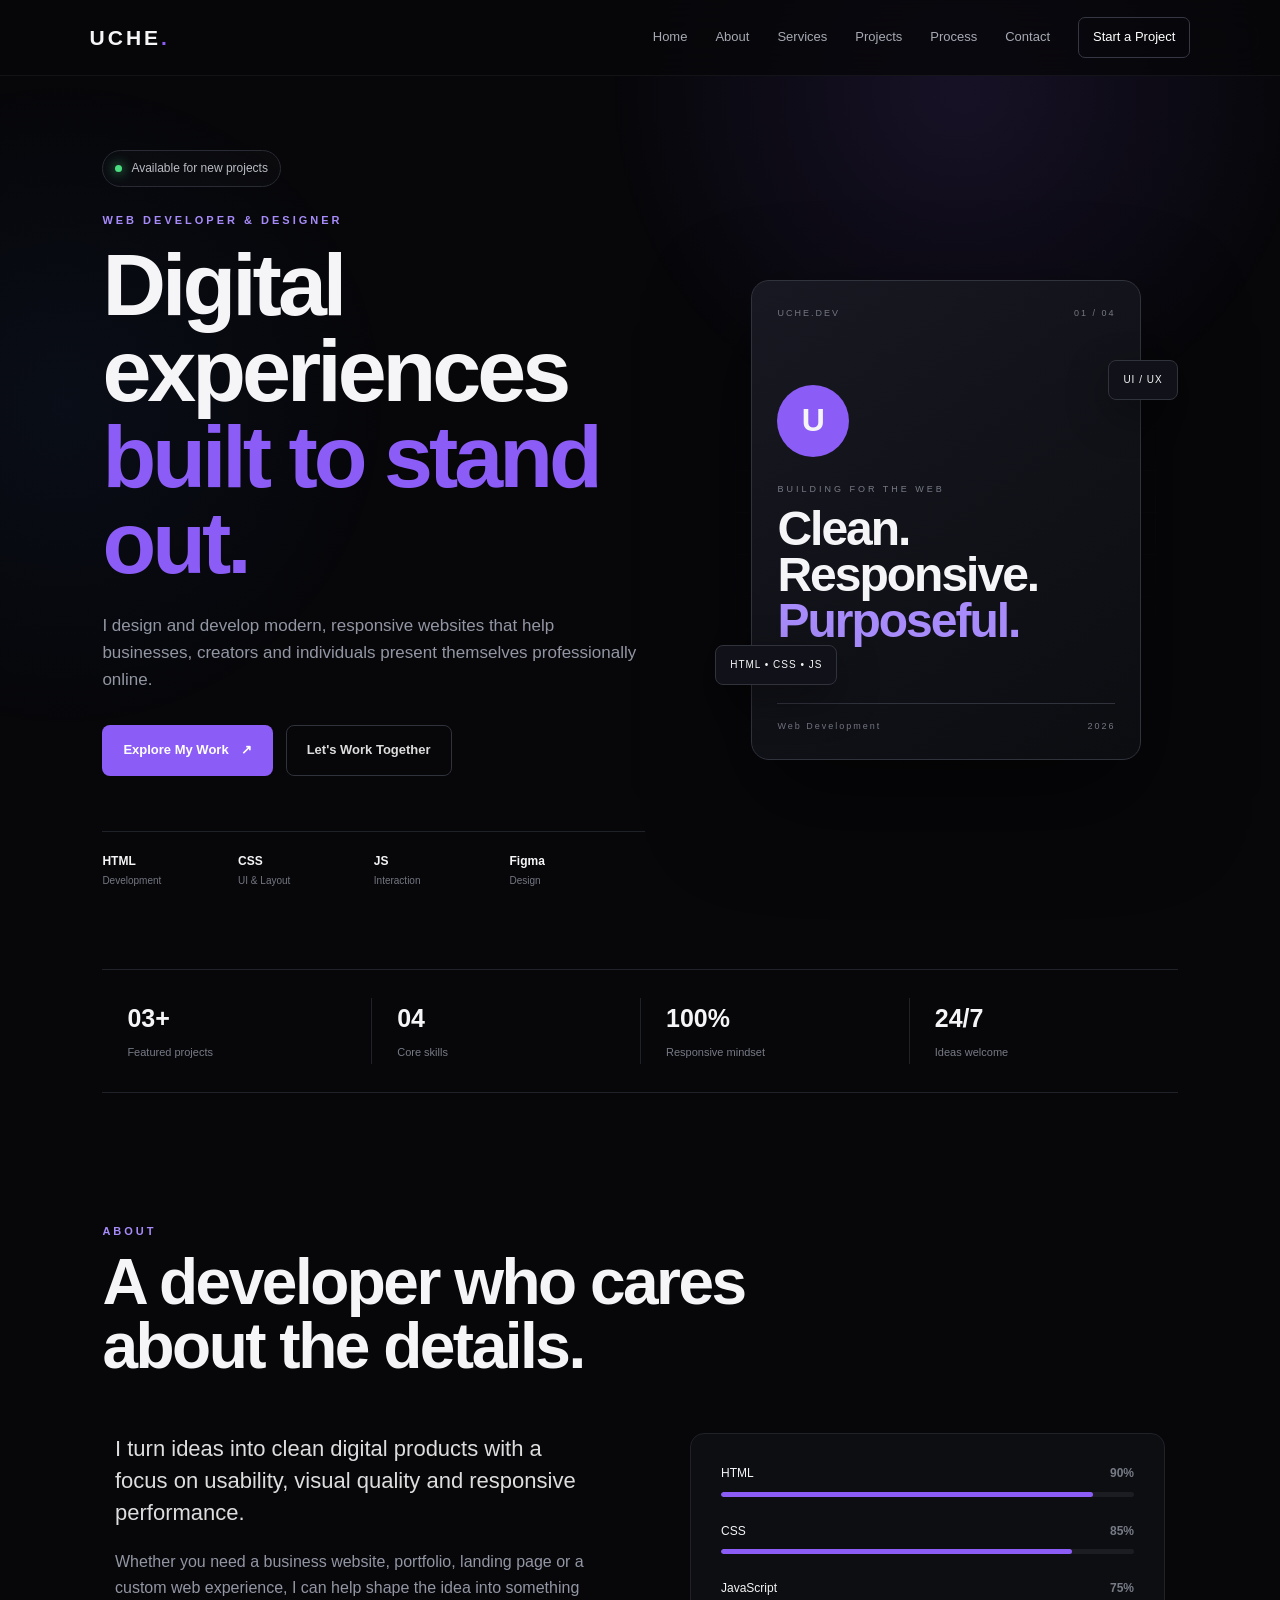
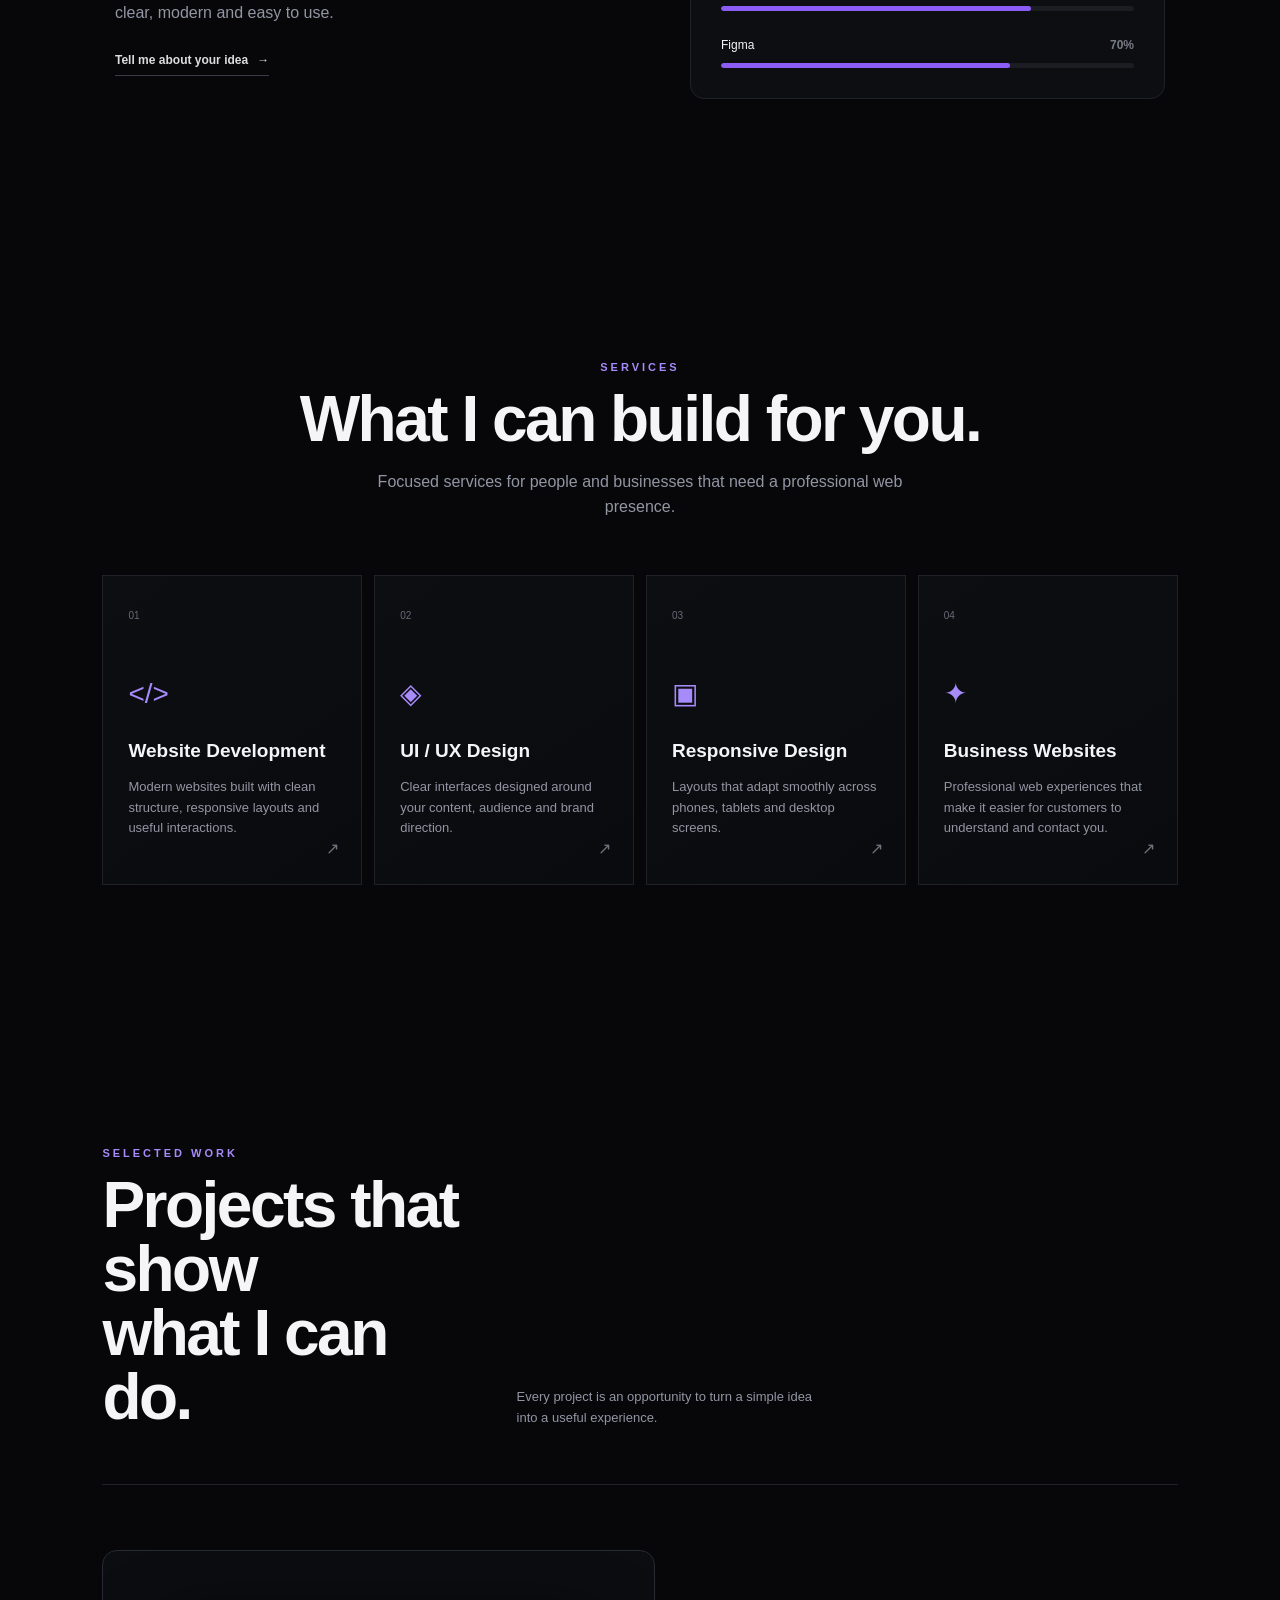
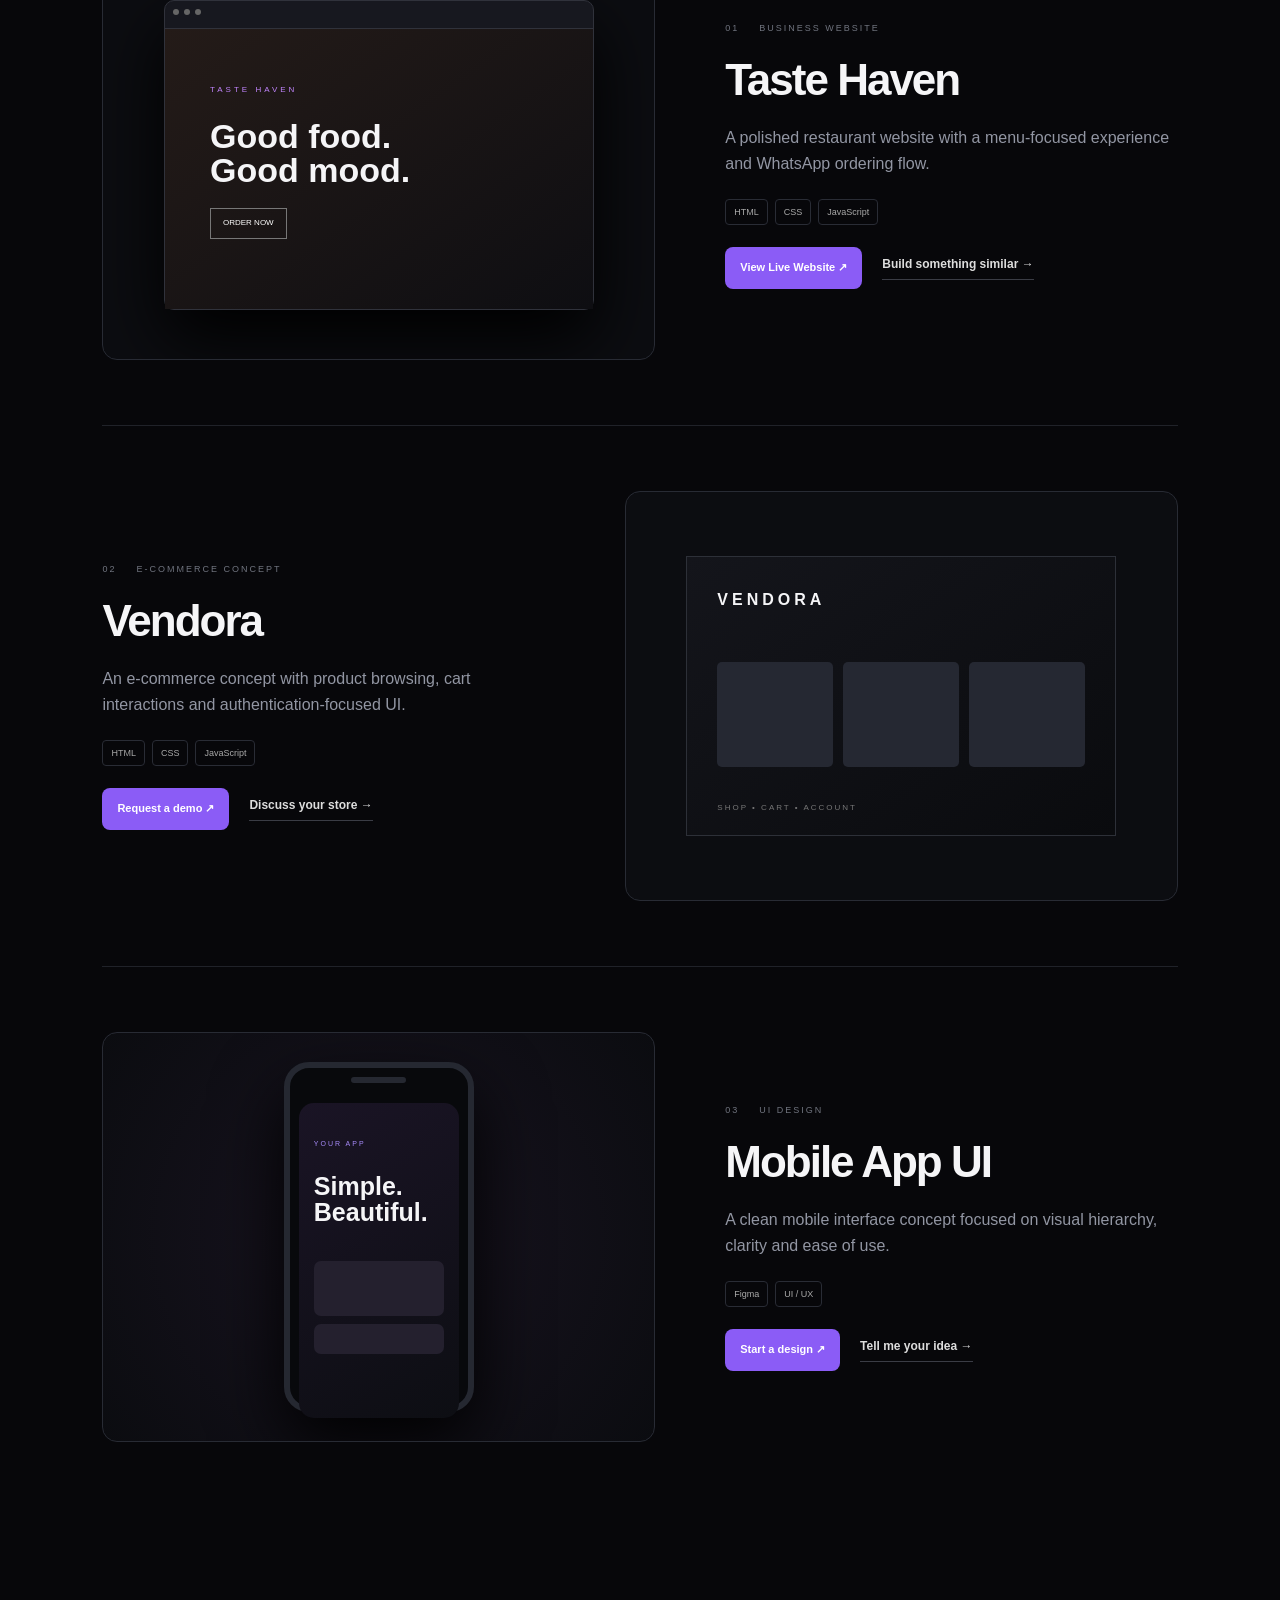
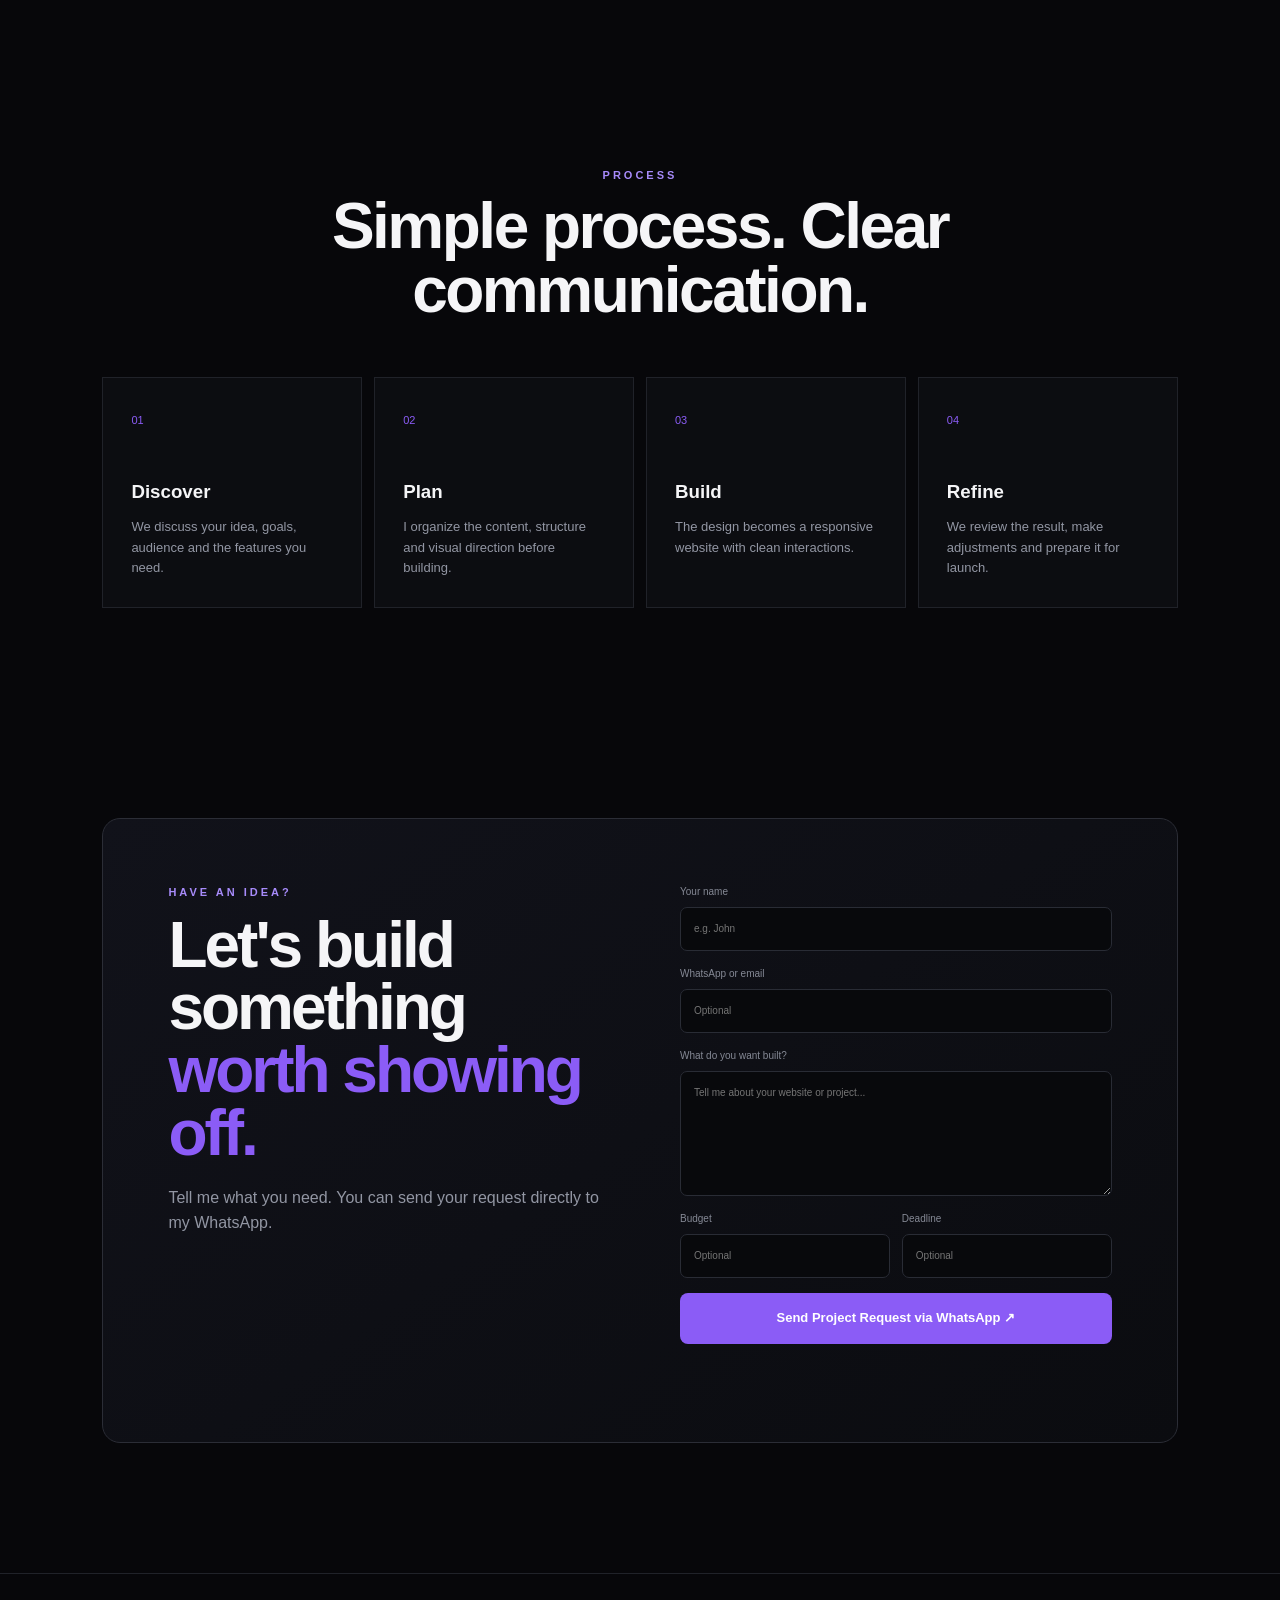
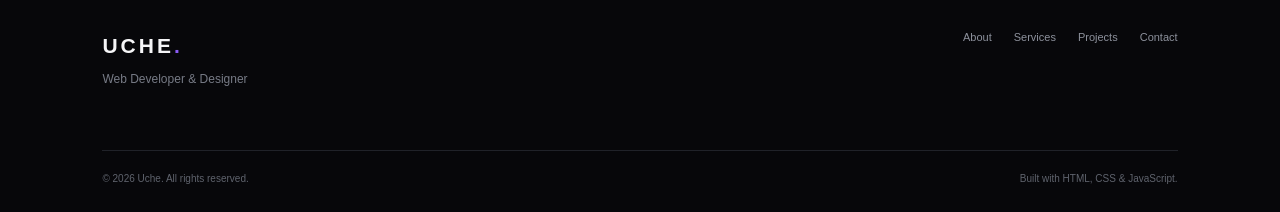
<file: index.html>
<!DOCTYPE html>
<html lang="en">
<head>
  <meta charset="UTF-8">
  <meta name="viewport" content="width=device-width, initial-scale=1.0">
  <meta name="description" content="Uche — Web Developer & Designer building modern, responsive websites for businesses and creators.">
  <title>Uche — Web Developer & Designer</title>
  <link rel="stylesheet" href="style.css">
</head>
<body>

  <div class="progress"></div>

  <header class="header">
    <a href="#home" class="brand">UCHE<span>.</span></a>

    <button class="menu-toggle" id="menuToggle" aria-label="Open menu">☰</button>

    <nav class="nav" id="nav">
      <a href="#home">Home</a>
      <a href="#about">About</a>
      <a href="#services">Services</a>
      <a href="#projects">Projects</a>
      <a href="#process">Process</a>
      <a href="#contact">Contact</a>
      <a href="#contact" class="nav-cta">Start a Project</a>
    </nav>
  </header>

  <main>

    <section class="hero" id="home">
      <div class="hero-copy reveal">
        <div class="availability">
          <span class="status-dot"></span>
          Available for new projects
        </div>

        <p class="eyebrow">WEB DEVELOPER & DESIGNER</p>

        <h1>Digital experiences<br><span>built to stand out.</span></h1>

        <p class="hero-description">
          I design and develop modern, responsive websites that help
          businesses, creators and individuals present themselves professionally online.
        </p>

        <div class="hero-actions">
          <a href="#projects" class="btn btn-primary">Explore My Work <span>↗</span></a>
          <a href="#contact" class="btn btn-ghost">Let's Work Together</a>
        </div>

        <div class="trust-row">
          <div><strong>HTML</strong><span>Development</span></div>
          <div><strong>CSS</strong><span>UI & Layout</span></div>
          <div><strong>JS</strong><span>Interaction</span></div>
          <div><strong>Figma</strong><span>Design</span></div>
        </div>
      </div>

      <div class="hero-visual reveal">
        <div class="visual-grid"></div>
        <div class="profile-card">
          <div class="profile-card-top">
            <span>UCHE.DEV</span>
            <span>01 / 04</span>
          </div>
          <div class="profile-avatar">U</div>
          <p class="mini-label">BUILDING FOR THE WEB</p>
          <h2>Clean.<br>Responsive.<br><em>Purposeful.</em></h2>
          <div class="mini-line"></div>
          <div class="profile-bottom">
            <span>Web Development</span>
            <span>2026</span>
          </div>
        </div>
        <div class="floating-note note-one">HTML • CSS • JS</div>
        <div class="floating-note note-two">UI / UX</div>
      </div>
    </section>

    <section class="stats reveal">
      <div><strong>03+</strong><span>Featured projects</span></div>
      <div><strong>04</strong><span>Core skills</span></div>
      <div><strong>100%</strong><span>Responsive mindset</span></div>
      <div><strong>24/7</strong><span>Ideas welcome</span></div>
    </section>

    <section class="section about" id="about">
      <div class="section-heading reveal">
        <p class="eyebrow">ABOUT</p>
        <h2>A developer who cares about the details.</h2>
      </div>

      <div class="about-layout">
        <div class="about-copy reveal">
          <p class="lead">
            I turn ideas into clean digital products with a focus on usability,
            visual quality and responsive performance.
          </p>
          <p>
            Whether you need a business website, portfolio, landing page or
            a custom web experience, I can help shape the idea into something
            clear, modern and easy to use.
          </p>
          <a href="#contact" class="text-link">Tell me about your idea <span>→</span></a>
        </div>

        <div class="skill-panel reveal">
          <div class="skill-item"><div><span>HTML</span><b>90%</b></div><i><em style="width:90%"></em></i></div>
          <div class="skill-item"><div><span>CSS</span><b>85%</b></div><i><em style="width:85%"></em></i></div>
          <div class="skill-item"><div><span>JavaScript</span><b>75%</b></div><i><em style="width:75%"></em></i></div>
          <div class="skill-item"><div><span>Figma</span><b>70%</b></div><i><em style="width:70%"></em></i></div>
        </div>
      </div>
    </section>

    <section class="section services" id="services">
      <div class="section-heading centered reveal">
        <p class="eyebrow">SERVICES</p>
        <h2>What I can build for you.</h2>
        <p>Focused services for people and businesses that need a professional web presence.</p>
      </div>

      <div class="service-grid">
        <article class="service reveal">
          <span class="service-no">01</span>
          <div class="service-icon">&lt;/&gt;</div>
          <h3>Website Development</h3>
          <p>Modern websites built with clean structure, responsive layouts and useful interactions.</p>
          <span class="service-arrow">↗</span>
        </article>

        <article class="service reveal">
          <span class="service-no">02</span>
          <div class="service-icon">◈</div>
          <h3>UI / UX Design</h3>
          <p>Clear interfaces designed around your content, audience and brand direction.</p>
          <span class="service-arrow">↗</span>
        </article>

        <article class="service reveal">
          <span class="service-no">03</span>
          <div class="service-icon">▣</div>
          <h3>Responsive Design</h3>
          <p>Layouts that adapt smoothly across phones, tablets and desktop screens.</p>
          <span class="service-arrow">↗</span>
        </article>

        <article class="service reveal">
          <span class="service-no">04</span>
          <div class="service-icon">✦</div>
          <h3>Business Websites</h3>
          <p>Professional web experiences that make it easier for customers to understand and contact you.</p>
          <span class="service-arrow">↗</span>
        </article>
      </div>
    </section>

    <section class="section projects" id="projects">
      <div class="section-heading project-heading reveal">
        <div>
          <p class="eyebrow">SELECTED WORK</p>
          <h2>Projects that show<br>what I can do.</h2>
        </div>
        <p>Every project is an opportunity to turn a simple idea into a useful experience.</p>
      </div>

      <div class="project-list">

        <article class="project reveal">
          <div class="project-preview taste">
            <div class="preview-window">
              <div class="window-bar"><span></span><span></span><span></span></div>
              <div class="mock-restaurant">
                <small>TASTE HAVEN</small>
                <strong>Good food.<br>Good mood.</strong>
                <button>ORDER NOW</button>
              </div>
            </div>
          </div>

          <div class="project-info">
            <div class="project-meta"><span>01</span><span>BUSINESS WEBSITE</span></div>
            <h3>Taste Haven</h3>
            <p>A polished restaurant website with a menu-focused experience and WhatsApp ordering flow.</p>
            <div class="tags"><span>HTML</span><span>CSS</span><span>JavaScript</span></div>
            <div class="project-actions">
              <a class="btn btn-primary small" href="https://ucheokoro001.github.io/my-portfolio/taste-haven/" target="_blank" rel="noopener">View Live Website ↗</a>
              <a class="text-link" href="#contact">Build something similar →</a>
            </div>
          </div>
        </article>

        <article class="project reverse reveal">
          <div class="project-preview vendora">
            <div class="ecommerce-mock">
              <div class="mock-title">VENDORA</div>
              <div class="product-row"><span></span><span></span><span></span></div>
              <div class="cart-line">SHOP • CART • ACCOUNT</div>
            </div>
          </div>

          <div class="project-info">
            <div class="project-meta"><span>02</span><span>E-COMMERCE CONCEPT</span></div>
            <h3>Vendora</h3>
            <p>An e-commerce concept with product browsing, cart interactions and authentication-focused UI.</p>
            <div class="tags"><span>HTML</span><span>CSS</span><span>JavaScript</span></div>
            <div class="project-actions">
              <a class="btn btn-primary small" href="#contact">Request a demo ↗</a>
              <a class="text-link" href="#contact">Discuss your store →</a>
            </div>
          </div>
        </article>

        <article class="project reveal">
          <div class="project-preview mobile-preview">
            <div class="phone">
              <div class="phone-top"></div>
              <div class="phone-screen">
                <small>YOUR APP</small>
                <strong>Simple.<br>Beautiful.</strong>
                <div class="phone-block"></div>
                <div class="phone-block short"></div>
              </div>
            </div>
          </div>

          <div class="project-info">
            <div class="project-meta"><span>03</span><span>UI DESIGN</span></div>
            <h3>Mobile App UI</h3>
            <p>A clean mobile interface concept focused on visual hierarchy, clarity and ease of use.</p>
            <div class="tags"><span>Figma</span><span>UI / UX</span></div>
            <div class="project-actions">
              <a class="btn btn-primary small" href="#contact">Start a design ↗</a>
              <a class="text-link" href="#contact">Tell me your idea →</a>
            </div>
          </div>
        </article>

      </div>
    </section>

    <section class="section process" id="process">
      <div class="section-heading centered reveal">
        <p class="eyebrow">PROCESS</p>
        <h2>Simple process. Clear communication.</h2>
      </div>

      <div class="process-grid">
        <article class="process-card reveal"><span>01</span><h3>Discover</h3><p>We discuss your idea, goals, audience and the features you need.</p></article>
        <article class="process-card reveal"><span>02</span><h3>Plan</h3><p>I organize the content, structure and visual direction before building.</p></article>
        <article class="process-card reveal"><span>03</span><h3>Build</h3><p>The design becomes a responsive website with clean interactions.</p></article>
        <article class="process-card reveal"><span>04</span><h3>Refine</h3><p>We review the result, make adjustments and prepare it for launch.</p></article>
      </div>
    </section>

    <section class="section contact" id="contact">
      <div class="contact-box reveal">
        <div>
          <p class="eyebrow">HAVE AN IDEA?</p>
          <h2>Let's build something<br><span>worth showing off.</span></h2>
          <p>Tell me what you need. You can send your request directly to my WhatsApp.</p>
        </div>

        <form id="projectForm">
          <label>Your name<input id="clientName" type="text" placeholder="e.g. John" required></label>
          <label>WhatsApp or email<input id="clientContact" type="text" placeholder="Optional"></label>
          <label>What do you want built?<textarea id="projectDescription" placeholder="Tell me about your website or project..." required></textarea></label>
          <div class="form-row">
            <label>Budget<input id="budget" type="text" placeholder="Optional"></label>
            <label>Deadline<input id="deadline" type="text" placeholder="Optional"></label>
          </div>
          <button type="submit" class="btn btn-primary full">Send Project Request via WhatsApp ↗</button>
          <p class="form-note" id="formMessage"></p>
        </form>
      </div>
    </section>

  </main>

  <footer>
    <div class="footer-top">
      <div>
        <a href="#home" class="brand">UCHE<span>.</span></a>
        <p>Web Developer & Designer</p>
      </div>
      <div class="footer-links">
        <a href="#about">About</a><a href="#services">Services</a><a href="#projects">Projects</a><a href="#contact">Contact</a>
      </div>
    </div>
    <div class="footer-bottom"><span>© 2026 Uche. All rights reserved.</span><span>Built with HTML, CSS & JavaScript.</span></div>
  </footer>

  <script src="script.js"></script>
</body>
</html>
</file>
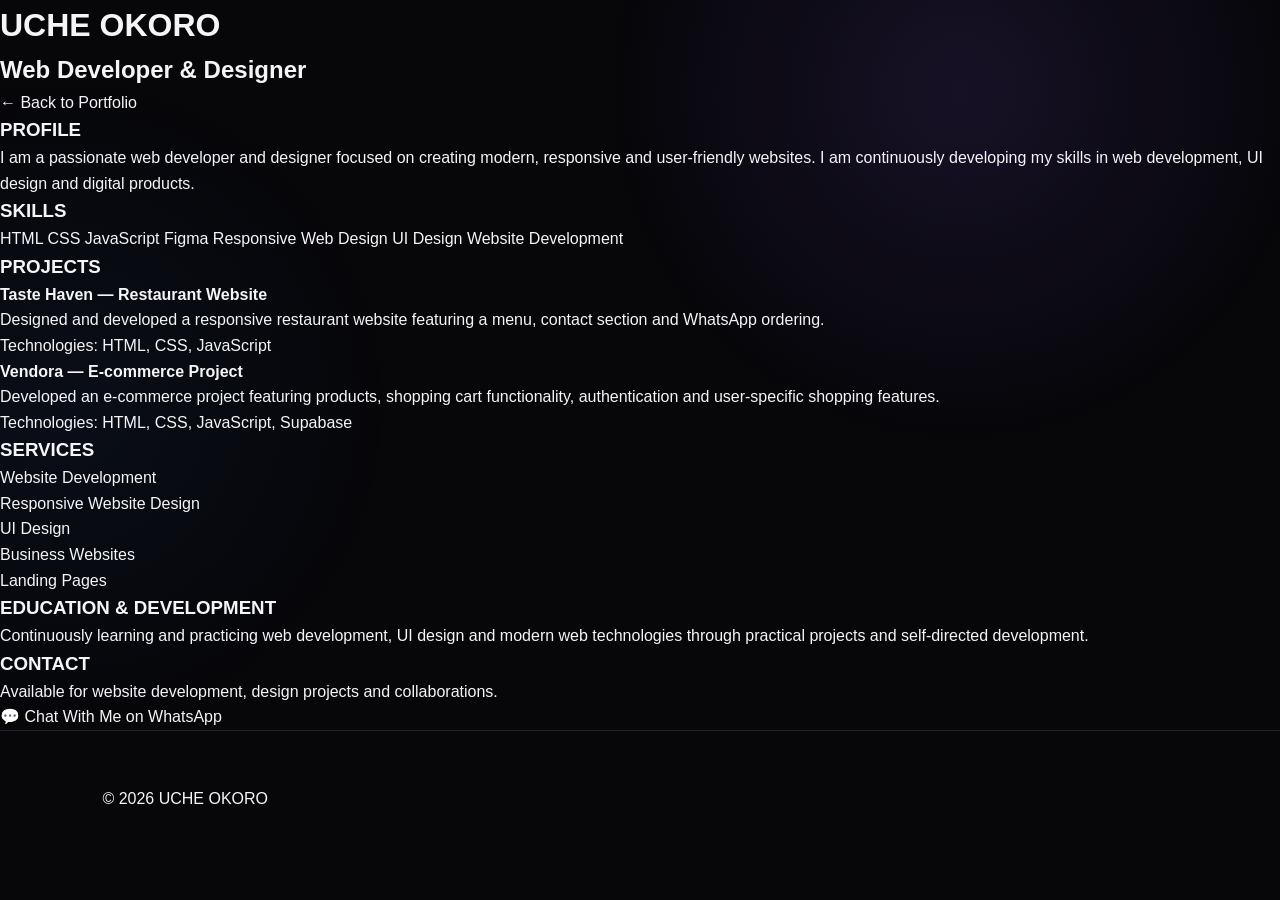
<file: cv.html>
<!DOCTYPE html>
<html lang="en">
<head>
    <meta charset="UTF-8">
    <meta name="viewport" content="width=device-width, initial-scale=1.0">

    <title>Uche Okoro | CV</title>

    <link rel="stylesheet" href="style.css">
</head>

<body class="cv-page">

    <!-- CV -->
    <main class="cv-container">

        <div class="cv-top">

            <div>
                <h1>UCHE OKORO</h1>

                <h2>Web Developer & Designer</h2>
            </div>

            <a href="index.html" class="back-button">
                ← Back to Portfolio
            </a>

        </div>


        <!-- PROFILE -->
        <section class="cv-section">

            <h3>PROFILE</h3>

            <p>
                I am a passionate web developer and designer focused on
                creating modern, responsive and user-friendly websites.
                I am continuously developing my skills in web development,
                UI design and digital products.
            </p>

        </section>


        <!-- SKILLS -->
        <section class="cv-section">

            <h3>SKILLS</h3>

            <div class="cv-skills">

                <span>HTML</span>
                <span>CSS</span>
                <span>JavaScript</span>
                <span>Figma</span>
                <span>Responsive Web Design</span>
                <span>UI Design</span>
                <span>Website Development</span>

            </div>

        </section>


        <!-- PROJECTS -->
        <section class="cv-section">

            <h3>PROJECTS</h3>

            <div class="cv-project">

                <h4>Taste Haven — Restaurant Website</h4>

                <p>
                    Designed and developed a responsive restaurant website
                    featuring a menu, contact section and WhatsApp ordering.
                </p>

                <p class="technology">
                    Technologies: HTML, CSS, JavaScript
                </p>

            </div>


            <div class="cv-project">

                <h4>Vendora — E-commerce Project</h4>

                <p>
                    Developed an e-commerce project featuring products,
                    shopping cart functionality, authentication and
                    user-specific shopping features.
                </p>

                <p class="technology">
                    Technologies: HTML, CSS, JavaScript, Supabase
                </p>

            </div>

        </section>


        <!-- SERVICES -->
        <section class="cv-section">

            <h3>SERVICES</h3>

            <ul class="cv-list">

                <li>Website Development</li>

                <li>Responsive Website Design</li>

                <li>UI Design</li>

                <li>Business Websites</li>

                <li>Landing Pages</li>

            </ul>

        </section>


        <!-- EDUCATION -->
        <section class="cv-section">

            <h3>EDUCATION & DEVELOPMENT</h3>

            <p>
                Continuously learning and practicing web development,
                UI design and modern web technologies through practical
                projects and self-directed development.
            </p>

        </section>


        <!-- CONTACT -->
        <section class="cv-section">

            <h3>CONTACT</h3>

            <p>
                Available for website development, design projects
                and collaborations.
            </p>

            <a
                href="https://wa.me/2349128685771"
                target="_blank"
                class="whatsapp-btn">

                💬 Chat With Me on WhatsApp

            </a>

        </section>


        <footer class="cv-footer">

            <p>
                © 2026 UCHE OKORO
            </p>

        </footer>

    </main>

</body>
</html>
</file>
<file: style.css>
/* =========================================================
   1. RESET & GLOBAL SETTINGS
========================================================= */

* {
  margin: 0;
  padding: 0;
  box-sizing: border-box;
}

:root {
  --bg: #07070a;
  --panel: #0d0e12;
  --line: #202229;
  --muted: #9296a3;
  --text: #f5f5f7;
  --accent: #8b5cf6;
  --accent2: #a78bfa;
}

html {
  scroll-behavior: smooth;
}

body {
  background: var(--bg);
  color: var(--text);
  font-family: Inter, Arial, Helvetica, sans-serif;
  line-height: 1.6;
  overflow-x: hidden;
}

/* Background glow */

body::before {
  content: "";
  position: fixed;
  inset: 0;
  pointer-events: none;

  background:
    radial-gradient(
      circle at 75% 10%,
      rgba(139, 92, 246, 0.12),
      transparent 28%
    ),
    radial-gradient(
      circle at 5% 45%,
      rgba(59, 130, 246, 0.06),
      transparent 25%
    );

  z-index: -2;
}

a {
  text-decoration: none;
  color: inherit;
}

button,
input,
textarea {
  font: inherit;
}


/* =========================================================
   2. SCROLL PROGRESS
========================================================= */

.progress {
  position: fixed;
  top: 0;
  left: 0;

  height: 3px;
  width: 0;

  background: var(--accent);

  z-index: 9999;
}


/* =========================================================
   3. HEADER / NAVIGATION
========================================================= */

.header {
  height: 76px;

  position: fixed;
  top: 0;
  left: 0;
  right: 0;

  z-index: 1000;

  padding: 0 7%;

  display: flex;
  align-items: center;
  justify-content: space-between;

  background: rgba(7, 7, 10, 0.78);

  backdrop-filter: blur(18px);

  border-bottom: 1px solid rgba(255, 255, 255, 0.05);
}


/* Logo */

.brand {
  font-size: 21px;
  font-weight: 900;
  letter-spacing: 3px;
}

.brand span {
  color: var(--accent);
}


/* Navigation */

.nav {
  display: flex;
  align-items: center;
  gap: 28px;
}

.nav > a {
  font-size: 13px;
  color: #a7aab4;

  transition: 0.25s ease;
}

.nav > a:hover {
  color: #ffffff;
}


/* Navigation CTA */

.nav-cta {
  border: 1px solid #353744;

  padding: 9px 14px;

  border-radius: 7px;

  color: #ffffff !important;
}


/* Mobile menu button */

.menu-toggle {
  display: none;

  border: none;
  background: none;

  color: #ffffff;

  font-size: 26px;

  cursor: pointer;
}


/* =========================================================
   4. HERO SECTION
========================================================= */

.hero {
  min-height: 100vh;

  padding: 150px 8% 80px;

  display: grid;

  grid-template-columns: 1.08fr 0.92fr;

  align-items: center;

  gap: 70px;

  position: relative;
}


/* Availability badge */

.availability {
  display: inline-flex;

  align-items: center;

  gap: 9px;

  padding: 8px 12px;

  border: 1px solid #292b34;

  border-radius: 30px;

  color: #b9bbc4;

  font-size: 12px;

  margin-bottom: 25px;

  background: rgba(255, 255, 255, 0.02);
}


/* Green status dot */

.status-dot {
  width: 7px;
  height: 7px;

  border-radius: 50%;

  background: #4ade80;

  box-shadow: 0 0 12px #4ade80;
}


/* Small headings */

.eyebrow {
  font-size: 11px;

  letter-spacing: 3px;

  color: var(--accent2);

  font-weight: 800;
}


/* Main hero heading */

.hero h1 {
  font-size: clamp(48px, 7vw, 88px);

  line-height: 0.98;

  letter-spacing: -4px;

  margin: 12px 0 25px;

  max-width: 900px;
}

.hero h1 span {
  color: var(--accent);
}


/* Hero paragraph */

.hero-description {
  max-width: 650px;

  color: var(--muted);

  font-size: 17px;
}


/* =========================================================
   5. HERO BUTTONS
========================================================= */

.hero-actions {
  display: flex;

  gap: 13px;

  margin-top: 32px;

  flex-wrap: wrap;
}


.btn {
  display: inline-flex;

  align-items: center;
  justify-content: center;

  gap: 12px;

  padding: 14px 20px;

  border-radius: 8px;

  font-size: 13px;

  font-weight: 800;

  transition: 0.3s;

  border: 1px solid transparent;

  cursor: pointer;
}


/* Purple button */

.btn-primary {
  background: var(--accent);

  color: #ffffff;
}

.btn-primary:hover {
  transform: translateY(-3px);

  box-shadow:
    0 15px 35px rgba(139, 92, 246, 0.25);
}


/* Transparent button */

.btn-ghost {
  border-color: #30323c;

  color: #dddddd;
}

.btn-ghost:hover {
  border-color: var(--accent);
}


/* =========================================================
   6. HERO SKILLS / TRUST ROW
========================================================= */

.trust-row {
  display: grid;

  grid-template-columns: repeat(4, 1fr);

  max-width: 570px;

  margin-top: 55px;

  border-top: 1px solid var(--line);

  padding-top: 20px;
}

.trust-row div {
  display: flex;

  flex-direction: column;

  gap: 2px;
}

.trust-row strong {
  font-size: 12px;
}

.trust-row span {
  font-size: 10px;

  color: #747782;
}


/* =========================================================
   7. HERO VISUAL
========================================================= */

.hero-visual {
  height: 560px;

  position: relative;

  display: flex;

  align-items: center;

  justify-content: center;
}


/* Grid behind card */

.visual-grid {
  position: absolute;

  inset: 20px;

  background-image:
    linear-gradient(
      #17191f 1px,
      transparent 1px
    ),
    linear-gradient(
      90deg,
      #17191f 1px,
      transparent 1px
    );

  background-size: 42px 42px;

  mask-image:
    radial-gradient(
      circle,
      black 20%,
      transparent 75%
    );

  opacity: 0.7;
}


/* Main profile card */

.profile-card {
  width: min(390px, 90%);

  min-height: 460px;

  background:
    linear-gradient(
      145deg,
      #171821,
      #0c0d11
    );

  border: 1px solid #30323c;

  border-radius: 18px;

  padding: 25px;

  position: relative;

  box-shadow:
    0 40px 100px rgba(0, 0, 0, 0.55);
}


/* Card top and bottom */

.profile-card-top,
.profile-bottom {
  display: flex;

  justify-content: space-between;

  color: #747782;

  font-size: 9px;

  letter-spacing: 2px;
}


/* Avatar */

.profile-avatar {
  width: 72px;
  height: 72px;

  border-radius: 50%;

  display: grid;

  place-items: center;

  background: var(--accent);

  font-size: 32px;

  font-weight: 900;

  margin-top: 65px;

  margin-bottom: 25px;
}


/* Small card label */

.mini-label {
  font-size: 9px;

  letter-spacing: 3px;

  color: #777b87;
}


/* Card heading */

.profile-card h2 {
  font-size: 48px;

  line-height: 0.95;

  letter-spacing: -2px;

  margin: 10px 0;
}

.profile-card h2 em {
  color: var(--accent2);

  font-style: normal;
}


/* Card separator */

.mini-line {
  height: 1px;

  background: #30323c;

  margin: 60px 0 15px;
}


/* Floating labels */

.floating-note {
  position: absolute;

  background: #111219;

  border: 1px solid #30323c;

  padding: 11px 14px;

  border-radius: 8px;

  font-size: 10px;

  letter-spacing: 1px;

  box-shadow:
    0 15px 40px rgba(0, 0, 0, 0.35);
}

.note-one {
  left: 0;

  bottom: 115px;
}

.note-two {
  right: 0;

  top: 120px;
}


/* =========================================================
   8. STATS
========================================================= */

.stats {
  margin: 0 8%;

  border-top: 1px solid var(--line);

  border-bottom: 1px solid var(--line);

  display: grid;

  grid-template-columns: repeat(4, 1fr);

  padding: 28px 0;
}

.stats div {
  padding-left: 25px;

  border-left: 1px solid var(--line);
}

.stats div:first-child {
  border: 0;
}

.stats strong {
  display: block;

  font-size: 25px;
}

.stats span {
  font-size: 11px;

  color: #777b86;
}


/* =========================================================
   9. GENERAL SECTIONS
========================================================= */

.section {
  padding: 130px 8%;
}


.section-heading {
  max-width: 720px;

  margin-bottom: 55px;
}


.section-heading h2 {
  font-size: clamp(38px, 5vw, 64px);

  line-height: 1;

  letter-spacing: -2.5px;

  margin-top: 10px;
}


/* Centered section */

.section-heading.centered {
  text-align: center;

  margin-left: auto;
  margin-right: auto;
}


.section-heading.centered > p:last-child {
  color: var(--muted);

  max-width: 550px;

  margin: 18px auto 0;
}


/* =========================================================
   10. ABOUT SECTION
========================================================= */

.about-layout {
  display: grid;

  grid-template-columns: 1fr 1fr;

  gap: 100px;

  max-width: 1050px;

  margin: auto;
}


.about-copy {
  max-width: 560px;
}


.about-copy p {
  color: var(--muted);

  margin-bottom: 20px;
}


.about-copy .lead {
  font-size: 22px;

  color: #dddddd;

  line-height: 1.45;
}


/* Text link */

.text-link {
  display: inline-flex;

  gap: 9px;

  color: #dddddd;

  font-size: 12px;

  font-weight: 700;

  border-bottom: 1px solid #3a3c45;

  padding-bottom: 5px;

  transition: 0.25s;
}

.text-link:hover {
  color: var(--accent2);

  border-color: var(--accent);
}


/* =========================================================
   11. SKILLS
========================================================= */

.skill-panel {
  padding: 30px;

  background: var(--panel);

  border: 1px solid var(--line);

  border-radius: 14px;
}


.skill-item {
  margin-bottom: 25px;
}


.skill-item:last-child {
  margin-bottom: 0;
}


.skill-item > div {
  display: flex;

  justify-content: space-between;

  font-size: 12px;

  margin-bottom: 8px;
}


.skill-item b {
  color: #777b86;
}


.skill-item i {
  display: block;

  height: 5px;

  background: #1b1d23;

  border-radius: 20px;

  overflow: hidden;
}


.skill-item em {
  display: block;

  height: 100%;

  background: var(--accent);

  border-radius: 20px;
}


/* =========================================================
   12. SERVICES
========================================================= */

.service-grid {
  max-width: 1150px;

  margin: auto;

  display: grid;

  grid-template-columns: repeat(4, 1fr);

  gap: 12px;
}


.service {
  min-height: 310px;

  padding: 25px;

  border: 1px solid var(--line);

  background:
    linear-gradient(
      145deg,
      #0d0e12,
      #0a0b0e
    );

  position: relative;

  transition: 0.3s;
}


.service:hover {
  transform: translateY(-6px);

  border-color: #3d3357;
}


.service-no {
  font-size: 10px;

  color: #666b77;
}


.service-icon {
  font-size: 28px;

  color: var(--accent2);

  margin: 45px 0 20px;
}


.service h3 {
  font-size: 19px;
}


.service p {
  color: var(--muted);

  font-size: 13px;

  margin-top: 10px;
}


.service-arrow {
  position: absolute;

  right: 22px;

  bottom: 22px;

  color: #6f7380;
}


/* =========================================================
   13. PROJECT SECTION
========================================================= */

.project-heading {
  display: flex;

  justify-content: space-between;

  align-items: end;

  gap: 50px;
}


.project-heading > p {
  max-width: 350px;

  color: var(--muted);

  font-size: 13px;
}


.project-list {
  max-width: 1150px;

  margin: auto;
}


.project {
  display: grid;

  grid-template-columns: 1.1fr 0.9fr;

  gap: 70px;

  align-items: center;

  padding: 65px 0;

  border-top: 1px solid var(--line);
}


.project.reverse {
  grid-template-columns: 0.9fr 1.1fr;
}


.project.reverse .project-preview {
  order: 2;
}


/* =========================================================
   14. PROJECT PREVIEWS
========================================================= */

.project-preview {
  min-height: 410px;

  border: 1px solid #282b34;

  border-radius: 15px;

  background: #0c0d11;

  display: grid;

  place-items: center;

  overflow: hidden;
}


/* Taste Haven */

.preview-window {
  width: 78%;

  background: #17181f;

  border: 1px solid #30323b;

  border-radius: 10px;

  box-shadow:
    0 30px 70px #000;
}


.window-bar {
  height: 28px;

  border-bottom: 1px solid #30323b;

  display: flex;

  gap: 5px;

  padding: 8px;
}


.window-bar span {
  width: 6px;
  height: 6px;

  border-radius: 50%;

  background: #666;
}


.mock-restaurant {
  height: 280px;

  padding: 45px;

  background:
    linear-gradient(
      145deg,
      #241b18,
      #0e0e12
    );
}


.mock-restaurant small {
  color: #c084fc;

  letter-spacing: 3px;

  font-size: 8px;
}


.mock-restaurant strong {
  display: block;

  font-size: 34px;

  line-height: 1;

  margin: 20px 0;
}


.mock-restaurant button {
  border: 1px solid #777;

  padding: 8px 12px;

  background: none;

  color: #fff;

  font-size: 8px;
}


/* =========================================================
   15. VENDORA PREVIEW
========================================================= */

.ecommerce-mock {
  width: 78%;

  height: 280px;

  padding: 30px;

  background:
    linear-gradient(
      145deg,
      #14151b,
      #0a0b0e
    );

  border: 1px solid #2d3038;
}


.mock-title {
  font-weight: 900;

  letter-spacing: 4px;
}


.product-row {
  display: grid;

  grid-template-columns: repeat(3, 1fr);

  gap: 10px;

  margin-top: 50px;
}


.product-row span {
  height: 105px;

  background: #252832;

  border-radius: 5px;
}


.cart-line {
  font-size: 8px;

  color: #777;

  margin-top: 35px;

  letter-spacing: 2px;
}


/* =========================================================
   16. MOBILE APP PREVIEW
========================================================= */

.mobile-preview {
  background:
    radial-gradient(
      circle,
      #191421,
      #0b0c10
    );
}


.phone {
  width: 190px;

  height: 350px;

  border: 6px solid #252831;

  border-radius: 25px;

  background: #08090c;

  box-shadow:
    0 30px 70px #000;

  padding: 9px;
}


.phone-top {
  width: 55px;

  height: 6px;

  background: #252831;

  border-radius: 20px;

  margin: 0 auto 20px;
}


.phone-screen {
  height: 315px;

  border-radius: 15px;

  background:
    linear-gradient(
      150deg,
      #1a1425,
      #0d0e13
    );

  padding: 25px 15px;
}


.phone-screen small {
  font-size: 7px;

  color: #a78bfa;

  letter-spacing: 2px;
}


.phone-screen strong {
  display: block;

  font-size: 25px;

  line-height: 1.05;

  margin-top: 20px;
}


.phone-block {
  height: 55px;

  background: #24202e;

  border-radius: 7px;

  margin-top: 35px;
}


.phone-block.short {
  height: 30px;

  margin-top: 8px;
}


/* =========================================================
   17. PROJECT INFORMATION
========================================================= */

.project-info h3 {
  font-size: 44px;

  letter-spacing: -2px;

  margin: 10px 0;
}


.project-info > p {
  color: var(--muted);

  max-width: 470px;
}


.project-meta {
  display: flex;

  gap: 20px;

  color: #70747f;

  font-size: 9px;

  letter-spacing: 2px;
}


.tags {
  display: flex;

  gap: 7px;

  margin: 22px 0;
}


.tags span {
  font-size: 9px;

  padding: 5px 8px;

  border: 1px solid #292c35;

  border-radius: 4px;

  color: #aaa;
}


.project-actions {
  display: flex;

  gap: 20px;

  align-items: center;

  flex-wrap: wrap;
}


.small {
  padding: 11px 14px;

  font-size: 11px;
}


/* =========================================================
   18. PROCESS
========================================================= */

.process-grid {
  max-width: 1100px;

  margin: auto;

  display: grid;

  grid-template-columns: repeat(4, 1fr);

  gap: 12px;
}


.process-card {
  padding: 28px;

  border: 1px solid var(--line);

  background: #0c0d11;

  min-height: 220px;
}


.process-card > span {
  color: var(--accent);

  font-size: 11px;
}


.process-card h3 {
  margin: 45px 0 10px;
}


.process-card p {
  color: var(--muted);

  font-size: 13px;
}


/* =========================================================
   19. CONTACT
========================================================= */

.contact {
  padding-top: 80px;
}


.contact-box {
  max-width: 1150px;

  margin: auto;

  display: grid;

  grid-template-columns: 1fr 1fr;

  gap: 80px;

  padding: 65px;

  background:
    linear-gradient(
      145deg,
      #11121a,
      #0b0c10
    );

  border: 1px solid #2b2d36;

  border-radius: 18px;
}


.contact h2 {
  font-size: clamp(42px, 5vw, 68px);

  line-height: 0.98;

  letter-spacing: -3px;

  margin: 12px 0 20px;
}


.contact h2 span {
  color: var(--accent);
}


.contact-box > div > p:last-child {
  color: var(--muted);

  max-width: 450px;
}


/* Contact form */

.contact form {
  display: flex;

  flex-direction: column;

  gap: 15px;
}


.contact label {
  font-size: 10px;

  color: #858995;

  display: flex;

  flex-direction: column;

  gap: 7px;
}


.contact input,
.contact textarea {
  border: 1px solid #292c35;

  background: #08090c;

  color: #fff;

  padding: 13px;

  border-radius: 7px;

  outline: none;
}


.contact input:focus,
.contact textarea:focus {
  border-color: var(--accent);
}


.contact textarea {
  min-height: 125px;

  resize: vertical;
}


.form-row {
  display: grid;

  grid-template-columns: 1fr 1fr;

  gap: 12px;
}


.full {
  width: 100%;
}


.form-note {
  font-size: 11px;

  color: #f87171;

  min-height: 18px;
}


/* =========================================================
   20. FOOTER
========================================================= */

footer {
  padding: 55px 8% 25px;

  border-top: 1px solid var(--line);
}


.footer-top {
  display: flex;

  justify-content: space-between;

  gap: 30px;
}


.footer-top p {
  color: #777b86;

  font-size: 12px;

  margin-top: 8px;
}


.footer-links {
  display: flex;

  gap: 22px;
}


.footer-links a {
  font-size: 11px;

  color: #8d919c;
}


.footer-bottom {
  margin-top: 60px;

  padding-top: 20px;

  border-top: 1px solid var(--line);

  display: flex;

  justify-content: space-between;

  color: #5f636d;

  font-size: 10px;
}


/* =========================================================
   21. SCROLL REVEAL ANIMATION
========================================================= */

.reveal {
  opacity: 0;

  transform: translateY(35px);

  transition:
    opacity 0.75s ease,
    transform 0.75s ease;
}


.reveal.show {
  opacity: 1;

  transform: none;
}


/* =========================================================
   22. TABLET RESPONSIVE
========================================================= */

@media (max-width: 950px) {

  .nav {
    gap: 17px;
  }


  .hero {
    grid-template-columns: 1fr;
  }


  .hero-visual {
    height: 500px;
  }


  .service-grid,
  .process-grid {
    grid-template-columns: 1fr 1fr;
  }


  .project {
    grid-template-columns: 1fr;

    gap: 35px;
  }


  .project.reverse {
    grid-template-columns: 1fr;
  }


  .project.reverse .project-preview {
    order: 0;
  }


  .about-layout,
  .contact-box {
    grid-template-columns: 1fr;

    gap: 45px;
  }

}


/* =========================================================
   23. MOBILE RESPONSIVE
========================================================= */

@media (max-width: 720px) {

  .header {
    padding: 0 5%;
  }


  .menu-toggle {
    display: block;
  }


  .nav {
    display: none;

    position: absolute;

    top: 76px;

    left: 0;

    right: 0;

    background: #090a0d;

    border-bottom: 1px solid var(--line);

    padding: 20px;

    flex-direction: column;

    align-items: flex-start;
  }


  .nav.open {
    display: flex;
  }


  .nav-cta {
    width: 100%;

    text-align: center;
  }


  .hero {
    padding: 125px 6% 65px;

    gap: 20px;
  }


  .hero h1 {
    font-size: 48px;

    letter-spacing: -2.5px;
  }


  .trust-row {
    grid-template-columns: 1fr 1fr;

    gap: 18px;
  }


  .hero-visual {
    height: 450px;
  }


  .floating-note {
    display: none;
  }


  .section {
    padding: 90px 6%;
  }


  .section-heading h2 {
    font-size: 42px;
  }


  .stats {
    margin: 0 6%;

    grid-template-columns: 1fr 1fr;

    gap: 20px;
  }


  .stats div:nth-child(3) {
    border-left: 0;

    padding-left: 0;
  }


  .service-grid,
  .process-grid {
    grid-template-columns: 1fr;
  }


  .project-preview {
    min-height: 330px;
  }


  .project-info h3 {
    font-size: 38px;
  }


  .project-heading {
    display: block;
  }


  .project-heading > p {
    margin-top: 20px;
  }


  .contact-box {
    padding: 35px 25px;
  }


  .form-row {
    grid-template-columns: 1fr;
  }


  .footer-top,
  .footer-bottom {
    flex-direction: column;
  }


  .footer-links {
    flex-wrap: wrap;
  }


  .footer-bottom {
    gap: 10px;

    margin-top: 35px;
  }

}footer{padding:55px 8% 25px;border-top:1px solid var(--line)}.footer-top{display:flex;justify-content:space-between;gap:30px}.footer-top p{color:#777b86;font-size:12px;margin-top:8px}.footer-links{display:flex;gap:22px}.footer-links a{font-size:11px;color:#8d919c}.footer-bottom{margin-top:60px;padding-top:20px;border-top:1px solid var(--line);display:flex;justify-content:space-between;color:#5f636d;font-size:10px}
.reveal{opacity:0;transform:translateY(35px);transition:opacity .75s ease,transform .75s ease}.reveal.show{opacity:1;transform:none}
@media(max-width:950px){.nav{gap:17px}.hero{grid-template-columns:1fr}.hero-visual{height:500px}.service-grid,.process-grid{grid-template-columns:1fr 1fr}.project{grid-template-columns:1fr;gap:35px}.project.reverse{grid-template-columns:1fr}.project.reverse .project-preview{order:0}.about-layout,.contact-box{grid-template-columns:1fr;gap:45px}}
@media(max-width:720px){.header{padding:0 5%}.menu-toggle{display:block}.nav{display:none;position:absolute;top:76px;left:0;right:0;background:#090a0d;border-bottom:1px solid var(--line);padding:20px;flex-direction:column;align-items:flex-start}.nav.open{display:flex}.nav-cta{width:100%;text-align:center}.hero{padding:125px 6% 65px;gap:20px}.hero h1{font-size:48px;letter-spacing:-2.5px}.trust-row{grid-template-columns:1fr 1fr;gap:18px}.hero-visual{height:450px}.floating-note{display:none}.section{padding:90px 6%}.section-heading h2{font-size:42px}.stats{margin:0 6%;grid-template-columns:1fr 1fr;gap:20px}.stats div:nth-child(3){border-left:0;padding-left:0}.service-grid,.process-grid{grid-template-columns:1fr}.project-preview{min-height:330px}.project-info h3{font-size:38px}.project-heading{display:block}.project-heading>p{margin-top:20px}.contact-box{padding:35px 25px}.form-row{grid-template-columns:1fr}.footer-top,.footer-bottom{flex-direction:column}.footer-links{flex-wrap:wrap}.footer-bottom{gap:10px;margin-top:35px}}
</file>
